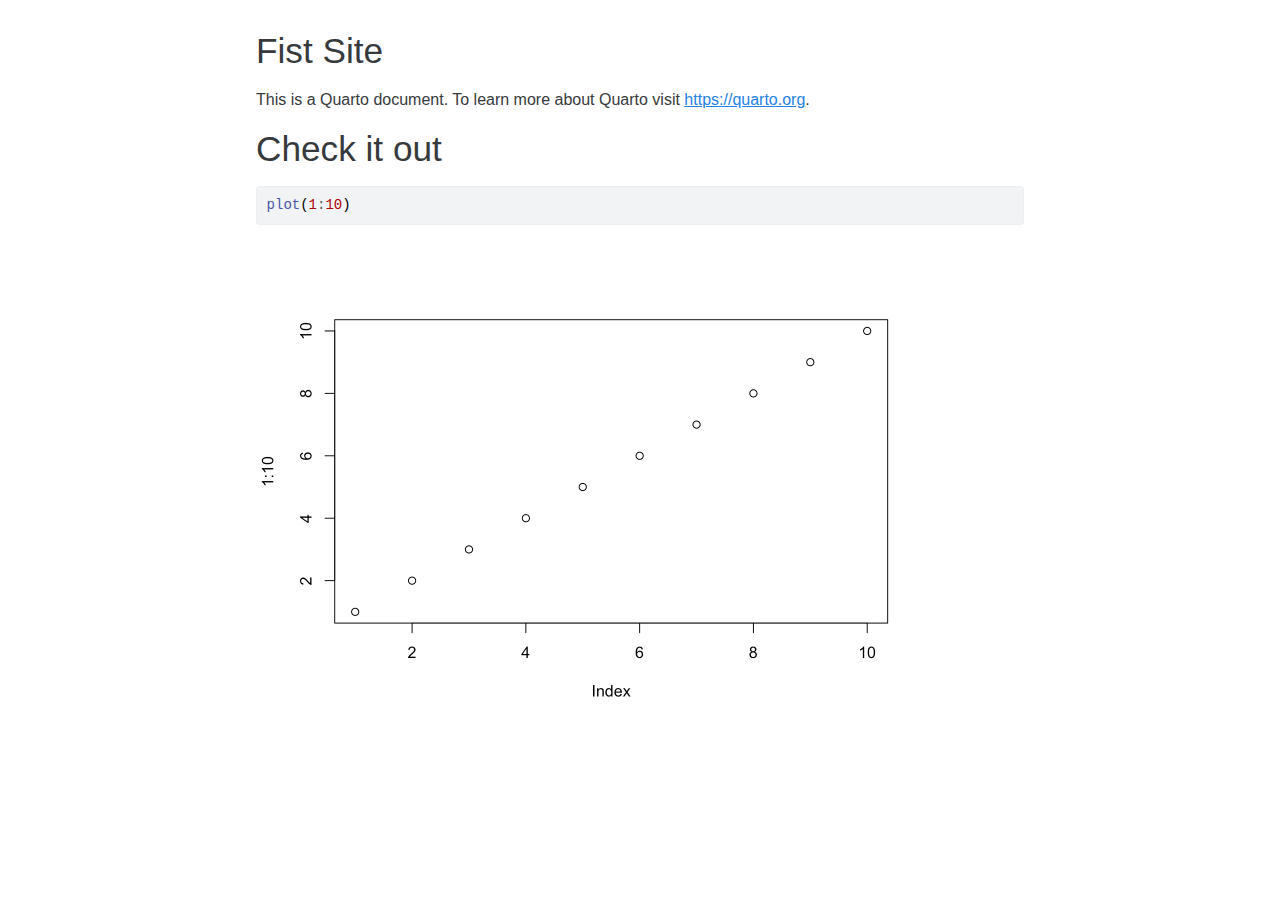
<file: docs/index.html>
<html xmlns="http://www.w3.org/1999/xhtml">    
  <head>      
    <title>Redirect to NewRepo.html</title>      
    <meta http-equiv="refresh" content="0;URL='NewRepo.html'" />    
  </head>    
  <body> 
  </body>  
</html>
</file>
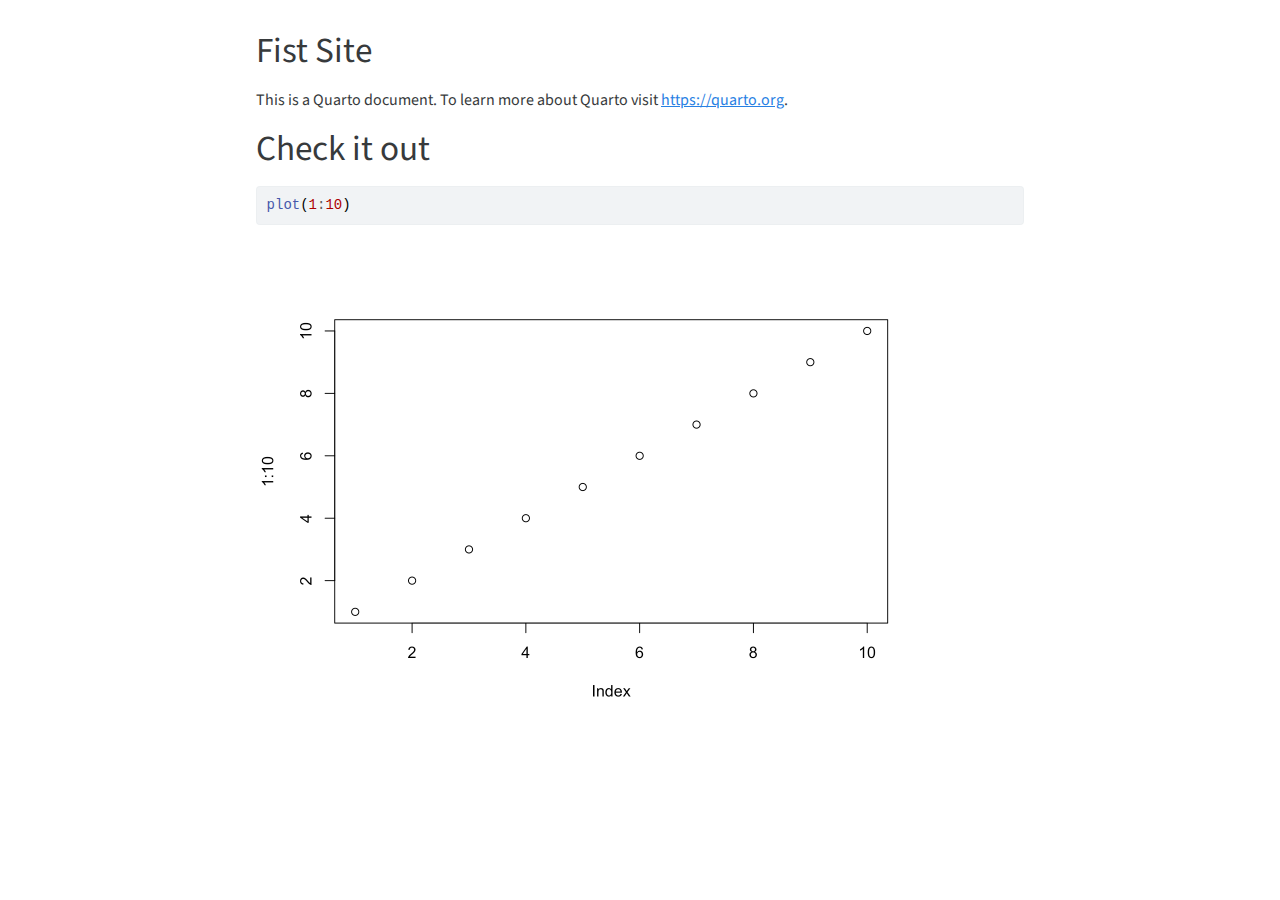
<file: docs/NewRepo.html>
<!DOCTYPE html>
<html xmlns="http://www.w3.org/1999/xhtml" lang="" xml:lang=""><head>
  <meta charset="utf-8">
  <meta name="generator" content="quarto-0.2.289">
  <meta name="viewport" content="width=device-width, initial-scale=1.0, user-scalable=yes">
  <title>Fist Site</title>
  <style>
    code{white-space: pre-wrap;}
    span.smallcaps{font-variant: small-caps;}
    span.underline{text-decoration: underline;}
    div.column{display: inline-block; vertical-align: top; width: 50%;}
    div.hanging-indent{margin-left: 1.5em; text-indent: -1.5em;}
    ul.task-list{list-style: none;}
    pre > code.sourceCode { white-space: pre; position: relative; }
    pre > code.sourceCode > span { display: inline-block; line-height: 1.25; }
    pre > code.sourceCode > span:empty { height: 1.2em; }
    .sourceCode { overflow: visible; }
    code.sourceCode > span { color: inherit; text-decoration: inherit; }
    div.sourceCode { margin: 1em 0; }
    pre.sourceCode { margin: 0; }
    @media screen {
    div.sourceCode { overflow: auto; }
    }
    @media print {
    pre > code.sourceCode { white-space: pre-wrap; }
    pre > code.sourceCode > span { text-indent: -5em; padding-left: 5em; }
    }
    pre.numberSource code
      { counter-reset: source-line 0; }
    pre.numberSource code > span
      { position: relative; left: -4em; counter-increment: source-line; }
    pre.numberSource code > span > a:first-child::before
      { content: counter(source-line);
        position: relative; left: -1em; text-align: right; vertical-align: baseline;
        border: none; display: inline-block;
        -webkit-touch-callout: none; -webkit-user-select: none;
        -khtml-user-select: none; -moz-user-select: none;
        -ms-user-select: none; user-select: none;
        padding: 0 4px; width: 4em;
        color: #aaaaaa;
      }
    pre.numberSource { margin-left: 3em; border-left: 1px solid #aaaaaa;  padding-left: 4px; }
    div.sourceCode
      {   }
    @media screen {
    pre > code.sourceCode > span > a:first-child::before { text-decoration: underline; }
    }
    code span.al { color: #ff0000; font-weight: bold; } /* Alert */
    code span.an { color: #60a0b0; font-weight: bold; font-style: italic; } /* Annotation */
    code span.at { color: #7d9029; } /* Attribute */
    code span.bn { color: #40a070; } /* BaseN */
    code span.bu { } /* BuiltIn */
    code span.cf { color: #007020; font-weight: bold; } /* ControlFlow */
    code span.ch { color: #4070a0; } /* Char */
    code span.cn { color: #880000; } /* Constant */
    code span.co { color: #60a0b0; font-style: italic; } /* Comment */
    code span.cv { color: #60a0b0; font-weight: bold; font-style: italic; } /* CommentVar */
    code span.do { color: #ba2121; font-style: italic; } /* Documentation */
    code span.dt { color: #902000; } /* DataType */
    code span.dv { color: #40a070; } /* DecVal */
    code span.er { color: #ff0000; font-weight: bold; } /* Error */
    code span.ex { } /* Extension */
    code span.fl { color: #40a070; } /* Float */
    code span.fu { color: #06287e; } /* Function */
    code span.im { } /* Import */
    code span.in { color: #60a0b0; font-weight: bold; font-style: italic; } /* Information */
    code span.kw { color: #007020; font-weight: bold; } /* Keyword */
    code span.op { color: #666666; } /* Operator */
    code span.ot { color: #007020; } /* Other */
    code span.pp { color: #bc7a00; } /* Preprocessor */
    code span.sc { color: #4070a0; } /* SpecialChar */
    code span.ss { color: #bb6688; } /* SpecialString */
    code span.st { color: #4070a0; } /* String */
    code span.va { color: #19177c; } /* Variable */
    code span.vs { color: #4070a0; } /* VerbatimString */
    code span.wa { color: #60a0b0; font-weight: bold; font-style: italic; } /* Warning */
  </style>

  <!--[if lt IE 9]>
    <script src="//cdnjs.cloudflare.com/ajax/libs/html5shiv/3.7.3/html5shiv-printshiv.min.js"></script>
  <![endif]-->
  <script src="site_libs/quarto-nav/quarto-nav.js"></script>
  <script src="site_libs/clipboard/clipboard.min.js"></script>
  <meta name="quarto:offset" content="./">
  <script src="site_libs/quarto-search/autocomplete.umd.js"></script>
  <script src="site_libs/quarto-search/fuse.min.js"></script>
  <script src="site_libs/quarto-search/quarto-search.js"></script>
  <script src="site_libs/quarto-html/quarto.js"></script>
  <script src="site_libs/quarto-html/popper.min.js"></script>
  <script src="site_libs/quarto-html/tippy.umd.min.js"></script>
  <script src="site_libs/quarto-html/anchor.min.js"></script>
  <link href="site_libs/quarto-html/tippy.css" rel="stylesheet">
  <link href="site_libs/quarto-html/quarto-syntax-highlighting.css" rel="stylesheet">
  <script src="site_libs/bootstrap/bootstrap.min.js"></script>
  <link href="site_libs/bootstrap/bootstrap-icons.css" rel="stylesheet">
  <link href="site_libs/bootstrap/bootstrap.min.css" rel="stylesheet">
  <script id="quarto-search-options" type="application/json">{
    "location": "sidebar",
    "copy-button": false,
    "collapse-after": 2,
    "panel-placement": "start",
    "type": "textbox",
    "limit": 20,
    "language": {
      "search-no-results-text": "No results",
      "search-matching-documents-text": "matching documents",
      "search-copy-link-title": "Copy link to search",
      "search-hide-matches-text": "Hide additional matches",
      "search-more-match-text": "more match in this document",
      "search-more-matches-text": "more matches in this document",
      "search-clear-button-title": "Clear",
      "search-detached-cancel-button-title": "Cancel",
      "search-submit-button-title": "Submit"
    }
  }</script>
</head>
<body class="fullcontent">
<div id="quarto-search-results"></div>
<!-- content -->
<div id="quarto-content" class="quarto-container page-columns page-rows-contents page-layout-article">
<!-- sidebar -->
<!-- toc -->
<!-- main -->
<main class="content">
<header id="title-block-header">
<h1 class="title display-7">Fist Site</h1>
</header>
<p>This is a Quarto document. To learn more about Quarto visit <a href="https://quarto.org" class="uri">https://quarto.org</a>.</p>
<section id="check-it-out" class="level1">
<h1>Check it out</h1>
<div class="cell">
<div class="sourceCode" id="cb1"><pre class="sourceCode r cell-code code-with-copy"><code class="sourceCode r"><span id="cb1-1"><a href="#cb1-1" aria-hidden="true" tabindex="-1"></a><span class="fu">plot</span>(<span class="dv">1</span><span class="sc">:</span><span class="dv">10</span>)</span></code><button title="Copy to Clipboard" class="code-copy-button"><i class="bi"></i></button></pre></div>
<div class="cell-output-display">
<p><img src="NewRepo_files/figure-html/unnamed-chunk-2-1.png" class="img-fluid" width="672"></p>
</div>
</div>


</section>
<script type="application/javascript">
window.document.addEventListener("DOMContentLoaded", function (event) {
  const icon = "";
  const anchorJS = new window.AnchorJS();
  anchorJS.options = {
    placement: 'right',
    icon: icon
  };
  anchorJS.add('.anchored');
  const clipboard = new window.ClipboardJS('.code-copy-button', {
    target: function(trigger) {
      return trigger.previousElementSibling;
    }
  });
  clipboard.on('success', function(e) {
    // button target
    const button = e.trigger;
    // don't keep focus
    button.blur();
    // flash "checked"
    button.classList.add('code-copy-button-checked');
    setTimeout(function() {
      button.classList.remove('code-copy-button-checked');
    }, 1000);
    // clear code selection
    e.clearSelection();
  });
  function tippyHover(el, contentFn) {
    const config = {
      allowHTML: true,
      content: contentFn,
      maxWidth: 500,
      delay: 100,
      arrow: false,
      appendTo: function(el) {
          return el.parentElement;
      },
      interactive: true,
      interactiveBorder: 10,
      theme: 'quarto',
      placement: 'bottom-start'
    };
    window.tippy(el, config); 
  }
  const noterefs = window.document.querySelectorAll('a[role="doc-noteref"]');
  for (var i=0; i<noterefs.length; i++) {
    const ref = noterefs[i];
    tippyHover(ref, function() {
      let href = ref.getAttribute('href');
      try { href = new URL(href).hash; } catch {}
      const id = href.replace(/^#\/?/, "");
      const note = window.document.getElementById(id);
      return note.innerHTML;
    });
  }
  var bibliorefs = window.document.querySelectorAll('a[role="doc-biblioref"]');
  for (var i=0; i<bibliorefs.length; i++) {
    const ref = bibliorefs[i];
    const cites = ref.parentNode.getAttribute('data-cites').split(' ');
    tippyHover(ref, function() {
      var popup = window.document.createElement('div');
      cites.forEach(function(cite) {
        var citeDiv = window.document.createElement('div');
        citeDiv.classList.add('hanging-indent');
        citeDiv.classList.add('csl-entry');
        var biblioDiv = window.document.getElementById('ref-' + cite);
        if (biblioDiv) {
          citeDiv.innerHTML = biblioDiv.innerHTML;
        }
        popup.appendChild(citeDiv);
      });
      return popup.innerHTML;
    });
  }
});
</script>
</main> <!-- /main -->
<nav class="page-navigation">
  <div class="nav-page nav-page-previous">
  </div>
  <div class="nav-page nav-page-next">
  </div>
</nav>
</div> <!-- /content -->


</body></html>
</file>
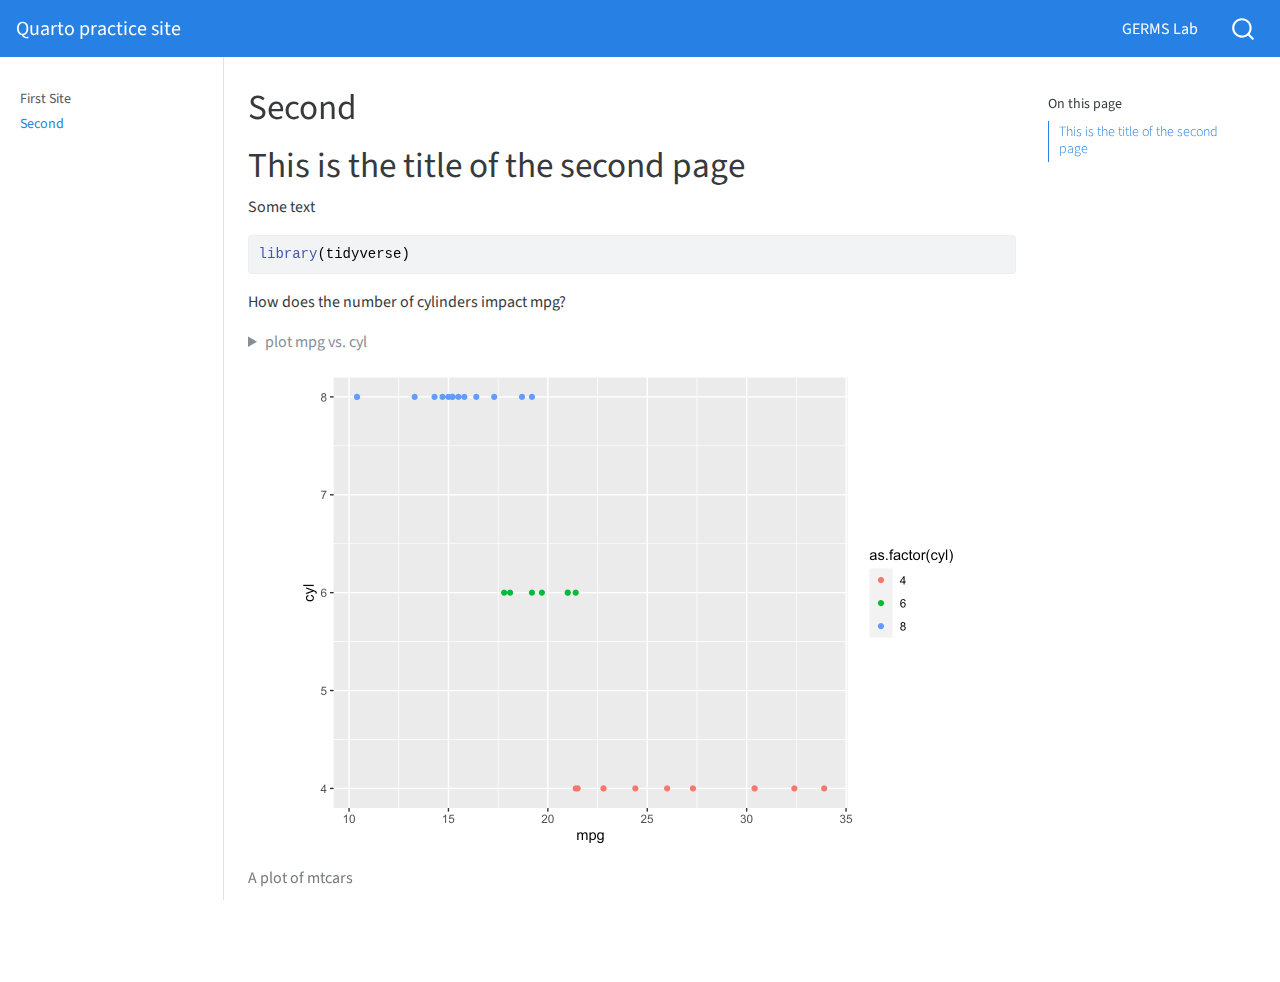
<file: docs/Second.html>
<!DOCTYPE html>
<html xmlns="http://www.w3.org/1999/xhtml" lang="" xml:lang=""><head>
  <meta charset="utf-8">
  <meta name="generator" content="quarto-0.2.289">
  <meta name="viewport" content="width=device-width, initial-scale=1.0, user-scalable=yes">
  <title>Second</title>
  <style>
    code{white-space: pre-wrap;}
    span.smallcaps{font-variant: small-caps;}
    span.underline{text-decoration: underline;}
    div.column{display: inline-block; vertical-align: top; width: 50%;}
    div.hanging-indent{margin-left: 1.5em; text-indent: -1.5em;}
    ul.task-list{list-style: none;}
    pre > code.sourceCode { white-space: pre; position: relative; }
    pre > code.sourceCode > span { display: inline-block; line-height: 1.25; }
    pre > code.sourceCode > span:empty { height: 1.2em; }
    .sourceCode { overflow: visible; }
    code.sourceCode > span { color: inherit; text-decoration: inherit; }
    div.sourceCode { margin: 1em 0; }
    pre.sourceCode { margin: 0; }
    @media screen {
    div.sourceCode { overflow: auto; }
    }
    @media print {
    pre > code.sourceCode { white-space: pre-wrap; }
    pre > code.sourceCode > span { text-indent: -5em; padding-left: 5em; }
    }
    pre.numberSource code
      { counter-reset: source-line 0; }
    pre.numberSource code > span
      { position: relative; left: -4em; counter-increment: source-line; }
    pre.numberSource code > span > a:first-child::before
      { content: counter(source-line);
        position: relative; left: -1em; text-align: right; vertical-align: baseline;
        border: none; display: inline-block;
        -webkit-touch-callout: none; -webkit-user-select: none;
        -khtml-user-select: none; -moz-user-select: none;
        -ms-user-select: none; user-select: none;
        padding: 0 4px; width: 4em;
        color: #aaaaaa;
      }
    pre.numberSource { margin-left: 3em; border-left: 1px solid #aaaaaa;  padding-left: 4px; }
    div.sourceCode
      {   }
    @media screen {
    pre > code.sourceCode > span > a:first-child::before { text-decoration: underline; }
    }
    code span.al { color: #ff0000; font-weight: bold; } /* Alert */
    code span.an { color: #60a0b0; font-weight: bold; font-style: italic; } /* Annotation */
    code span.at { color: #7d9029; } /* Attribute */
    code span.bn { color: #40a070; } /* BaseN */
    code span.bu { } /* BuiltIn */
    code span.cf { color: #007020; font-weight: bold; } /* ControlFlow */
    code span.ch { color: #4070a0; } /* Char */
    code span.cn { color: #880000; } /* Constant */
    code span.co { color: #60a0b0; font-style: italic; } /* Comment */
    code span.cv { color: #60a0b0; font-weight: bold; font-style: italic; } /* CommentVar */
    code span.do { color: #ba2121; font-style: italic; } /* Documentation */
    code span.dt { color: #902000; } /* DataType */
    code span.dv { color: #40a070; } /* DecVal */
    code span.er { color: #ff0000; font-weight: bold; } /* Error */
    code span.ex { } /* Extension */
    code span.fl { color: #40a070; } /* Float */
    code span.fu { color: #06287e; } /* Function */
    code span.im { } /* Import */
    code span.in { color: #60a0b0; font-weight: bold; font-style: italic; } /* Information */
    code span.kw { color: #007020; font-weight: bold; } /* Keyword */
    code span.op { color: #666666; } /* Operator */
    code span.ot { color: #007020; } /* Other */
    code span.pp { color: #bc7a00; } /* Preprocessor */
    code span.sc { color: #4070a0; } /* SpecialChar */
    code span.ss { color: #bb6688; } /* SpecialString */
    code span.st { color: #4070a0; } /* String */
    code span.va { color: #19177c; } /* Variable */
    code span.vs { color: #4070a0; } /* VerbatimString */
    code span.wa { color: #60a0b0; font-weight: bold; font-style: italic; } /* Warning */
  </style>

  <!--[if lt IE 9]>
    <script src="//cdnjs.cloudflare.com/ajax/libs/html5shiv/3.7.3/html5shiv-printshiv.min.js"></script>
  <![endif]-->
  <script src="site_libs/quarto-nav/quarto-nav.js"></script>
  <script src="site_libs/quarto-nav/headroom.min.js"></script>
  <script src="site_libs/clipboard/clipboard.min.js"></script>
  <meta name="quarto:offset" content="./">
  <script src="site_libs/quarto-search/autocomplete.umd.js"></script>
  <script src="site_libs/quarto-search/fuse.min.js"></script>
  <script src="site_libs/quarto-search/quarto-search.js"></script>
  <script src="site_libs/quarto-html/quarto.js"></script>
  <script src="site_libs/quarto-html/popper.min.js"></script>
  <script src="site_libs/quarto-html/tippy.umd.min.js"></script>
  <script src="site_libs/quarto-html/anchor.min.js"></script>
  <link href="site_libs/quarto-html/tippy.css" rel="stylesheet">
  <link href="site_libs/quarto-html/quarto-syntax-highlighting.css" rel="stylesheet">
  <script src="site_libs/bootstrap/bootstrap.min.js"></script>
  <link href="site_libs/bootstrap/bootstrap-icons.css" rel="stylesheet">
  <link href="site_libs/bootstrap/bootstrap.min.css" rel="stylesheet">
  <script id="quarto-search-options" type="application/json">{
    "location": "navbar",
    "copy-button": false,
    "collapse-after": 2,
    "panel-placement": "end",
    "type": "overlay",
    "limit": 20,
    "language": {
      "search-no-results-text": "No results",
      "search-matching-documents-text": "matching documents",
      "search-copy-link-title": "Copy link to search",
      "search-hide-matches-text": "Hide additional matches",
      "search-more-match-text": "more match in this document",
      "search-more-matches-text": "more matches in this document",
      "search-clear-button-title": "Clear",
      "search-detached-cancel-button-title": "Cancel",
      "search-submit-button-title": "Submit"
    }
  }</script>
  <link rel="stylesheet" href="styles/styles.scss">
</head>
<body class="docked">
<div id="quarto-search-results"></div>
  <header id="quarto-header" class="headroom fixed-top">
    <nav class="navbar navbar-expand-lg navbar-light ">
      <div class="navbar-container container-fluid">
      <a class="navbar-brand" href="./index.html">
    <span class="navbar-title">Quarto practice site</span>
  </a>
          <button class="navbar-toggler" type="button" data-bs-toggle="collapse" data-bs-target="#navbarCollapse" aria-controls="navbarCollapse" aria-expanded="false" aria-label="Toggle navigation" onclick="if (window.quartoToggleHeadroom) { window.quartoToggleHeadroom(); }">
  <span class="navbar-toggler-icon"></span>
</button>
          <div class="collapse navbar-collapse" id="navbarCollapse">
            <ul class="navbar-nav navbar-nav-scroll ms-auto">
  <li class="nav-item">
    <a class="nav-link" href="http://germslab.org">GERMS Lab</a>
  </li>  
</ul>
              <div id="quarto-search" class="" title="Search"></div>
          </div> <!-- /navcollapse -->
      </div> <!-- /container-fluid -->
    </nav>
  <nav class="quarto-secondary-nav" data-bs-toggle="collapse" data-bs-target="#quarto-sidebar" aria-controls="quarto-sidebar" aria-expanded="false" aria-label="Toggle sidebar navigation" onclick="if (window.quartoToggleHeadroom) { window.quartoToggleHeadroom(); }">
    <div class="container-fluid d-flex justify-content-between">
      <h1 class="quarto-secondary-nav-title">Second</h1>
      <button type="button" class="quarto-btn-toggle btn">
        <i class="bi bi-chevron-right"></i>
      </button>
    </div>
  </nav>
</header>
<!-- content -->
<div id="quarto-content" class="quarto-container page-columns page-rows-contents page-layout-article page-navbar">
<!-- sidebar -->
  <nav id="quarto-sidebar" class="sidebar collapse sidebar-navigation docked overflow-auto">
  <div class="sidebar-menu-container"> 
  <ul class="list-unstyled mt-1">
      <li class="sidebar-item">
  <a href="./NewRepo.html" class="">First Site</a>
</li>
      <li class="sidebar-item">
  <a href="./second.html" class="active">Second</a>
</li>
  </ul>
  </div>
</nav>
<!-- toc -->
    <nav id="TOC" role="doc-toc" class="sidebar sidebar-toc">
<h2 id="toc-title">On this page</h2>
<ul>
<li><a href="#this-is-the-title-of-the-second-page" class="nav-link active" data-scroll-target="#this-is-the-title-of-the-second-page">This is the title of the second page</a></li>
</ul>
</nav>
<!-- main -->
<main class="content">
<header id="title-block-header">
<h1 class="title d-none d-lg-block display-7">Second</h1>
</header>

<section id="this-is-the-title-of-the-second-page" class="level1">
<h1>This is the title of the second page</h1>
<p>Some text</p>
<div class="cell">
<div class="sourceCode" id="cb1"><pre class="sourceCode r cell-code code-with-copy"><code class="sourceCode r"><span id="cb1-1"><a href="#cb1-1" aria-hidden="true" tabindex="-1"></a><span class="fu">library</span>(tidyverse)</span></code><button title="Copy to Clipboard" class="code-copy-button"><i class="bi"></i></button></pre></div>
</div>
<p>How does the number of cylinders impact mpg?</p>
<div class="cell">
<p></p><details>
<summary>plot mpg vs.&nbsp;cyl</summary><p></p>
<div class="sourceCode" id="cb2"><pre class="sourceCode r cell-code code-with-copy"><code class="sourceCode r"><span id="cb2-1"><a href="#cb2-1" aria-hidden="true" tabindex="-1"></a>mtcars <span class="sc">%&gt;%</span></span>
<span id="cb2-2"><a href="#cb2-2" aria-hidden="true" tabindex="-1"></a>  <span class="fu">ggplot</span>(<span class="fu">aes</span>(mpg, cyl)) <span class="sc">+</span></span>
<span id="cb2-3"><a href="#cb2-3" aria-hidden="true" tabindex="-1"></a>    <span class="fu">geom_point</span>(<span class="fu">aes</span>(<span class="at">color =</span> <span class="fu">as.factor</span>(cyl)))</span></code><button title="Copy to Clipboard" class="code-copy-button"><i class="bi"></i></button></pre></div>
</details>
<div class="cell-output-display">
<div class="quarto-figure quarto-figure-center">
<figure class="figure">
<p><img src="Second_files/figure-html/unnamed-chunk-4-1.png" class="img-fluid figure-img" alt="A scatter plot of mpg vs. cyl" width="672"></p>
<p></p><figcaption aria-hidden="true" class="figure-caption">A plot of mtcars</figcaption><p></p>
</figure>
</div>
</div>
</div>


</section>
<script type="application/javascript">
window.document.addEventListener("DOMContentLoaded", function (event) {
  const icon = "";
  const anchorJS = new window.AnchorJS();
  anchorJS.options = {
    placement: 'right',
    icon: icon
  };
  anchorJS.add('.anchored');
  const clipboard = new window.ClipboardJS('.code-copy-button', {
    target: function(trigger) {
      return trigger.previousElementSibling;
    }
  });
  clipboard.on('success', function(e) {
    // button target
    const button = e.trigger;
    // don't keep focus
    button.blur();
    // flash "checked"
    button.classList.add('code-copy-button-checked');
    setTimeout(function() {
      button.classList.remove('code-copy-button-checked');
    }, 1000);
    // clear code selection
    e.clearSelection();
  });
  function tippyHover(el, contentFn) {
    const config = {
      allowHTML: true,
      content: contentFn,
      maxWidth: 500,
      delay: 100,
      arrow: false,
      appendTo: function(el) {
          return el.parentElement;
      },
      interactive: true,
      interactiveBorder: 10,
      theme: 'quarto',
      placement: 'bottom-start'
    };
    window.tippy(el, config); 
  }
  const noterefs = window.document.querySelectorAll('a[role="doc-noteref"]');
  for (var i=0; i<noterefs.length; i++) {
    const ref = noterefs[i];
    tippyHover(ref, function() {
      let href = ref.getAttribute('href');
      try { href = new URL(href).hash; } catch {}
      const id = href.replace(/^#\/?/, "");
      const note = window.document.getElementById(id);
      return note.innerHTML;
    });
  }
  var bibliorefs = window.document.querySelectorAll('a[role="doc-biblioref"]');
  for (var i=0; i<bibliorefs.length; i++) {
    const ref = bibliorefs[i];
    const cites = ref.parentNode.getAttribute('data-cites').split(' ');
    tippyHover(ref, function() {
      var popup = window.document.createElement('div');
      cites.forEach(function(cite) {
        var citeDiv = window.document.createElement('div');
        citeDiv.classList.add('hanging-indent');
        citeDiv.classList.add('csl-entry');
        var biblioDiv = window.document.getElementById('ref-' + cite);
        if (biblioDiv) {
          citeDiv.innerHTML = biblioDiv.innerHTML;
        }
        popup.appendChild(citeDiv);
      });
      return popup.innerHTML;
    });
  }
});
</script>
</main> <!-- /main -->
<nav class="page-navigation">
  <div class="nav-page nav-page-previous">
  </div>
  <div class="nav-page nav-page-next">
  </div>
</nav>
</div> <!-- /content -->


</body></html>
</file>
<file: docs/site_libs/quarto-html/tippy.css>
.tippy-box[data-animation=fade][data-state=hidden]{opacity:0}[data-tippy-root]{max-width:calc(100vw - 10px)}.tippy-box{position:relative;background-color:#333;color:#fff;border-radius:4px;font-size:14px;line-height:1.4;outline:0;transition-property:transform,visibility,opacity}.tippy-box[data-placement^=top]>.tippy-arrow{bottom:0}.tippy-box[data-placement^=top]>.tippy-arrow:before{bottom:-7px;left:0;border-width:8px 8px 0;border-top-color:initial;transform-origin:center top}.tippy-box[data-placement^=bottom]>.tippy-arrow{top:0}.tippy-box[data-placement^=bottom]>.tippy-arrow:before{top:-7px;left:0;border-width:0 8px 8px;border-bottom-color:initial;transform-origin:center bottom}.tippy-box[data-placement^=left]>.tippy-arrow{right:0}.tippy-box[data-placement^=left]>.tippy-arrow:before{border-width:8px 0 8px 8px;border-left-color:initial;right:-7px;transform-origin:center left}.tippy-box[data-placement^=right]>.tippy-arrow{left:0}.tippy-box[data-placement^=right]>.tippy-arrow:before{left:-7px;border-width:8px 8px 8px 0;border-right-color:initial;transform-origin:center right}.tippy-box[data-inertia][data-state=visible]{transition-timing-function:cubic-bezier(.54,1.5,.38,1.11)}.tippy-arrow{width:16px;height:16px;color:#333}.tippy-arrow:before{content:"";position:absolute;border-color:transparent;border-style:solid}.tippy-content{position:relative;padding:5px 9px;z-index:1}
</file>
<file: docs/site_libs/quarto-html/quarto-syntax-highlighting.css>
/* quarto syntax highlight colors */
:root {
  --quarto-hl-ot-color: #007BA5;
  --quarto-hl-at-color: inherit;
  --quarto-hl-ss-color: #20794D;
  --quarto-hl-an-color: #5E5E5E;
  --quarto-hl-fu-color: #4758AB;
  --quarto-hl-st-color: #20794D;
  --quarto-hl-cf-color: #007BA5;
  --quarto-hl-op-color: #5E5E5E;
  --quarto-hl-er-color: #AD0000;
  --quarto-hl-bn-color: #AD0000;
  --quarto-hl-al-color: #AD0000;
  --quarto-hl-va-color: #111111;
  --quarto-hl-bu-color: inherit;
  --quarto-hl-ex-color: inherit;
  --quarto-hl-pp-color: #AD0000;
  --quarto-hl-in-color: #5E5E5E;
  --quarto-hl-vs-color: #20794D;
  --quarto-hl-wa-color: #5E5E5E;
  --quarto-hl-do-color: #5E5E5E;
  --quarto-hl-im-color: inherit;
  --quarto-hl-ch-color: #20794D;
  --quarto-hl-dt-color: #AD0000;
  --quarto-hl-fl-color: #AD0000;
  --quarto-hl-co-color: #5E5E5E;
  --quarto-hl-cv-color: #5E5E5E;
  --quarto-hl-cn-color: #8f5902;
  --quarto-hl-sc-color: #5E5E5E;
  --quarto-hl-dv-color: #AD0000;
  --quarto-hl-kw-color: #007BA5;
}

/* other quarto variables */
:root {
  --quarto-font-monospace: SFMono-Regular, Menlo, Monaco, Consolas, "Liberation Mono", "Courier New", monospace;
}

code span {
  color: #007BA5;
}

div.sourceCode {
  color: #007BA5;
}

code span.ot {
  color: #007BA5;
}

code span.ss {
  color: #20794D;
}

code span.an {
  color: #5E5E5E;
}

code span.fu {
  color: #4758AB;
}

code span.st {
  color: #20794D;
}

code span.cf {
  color: #007BA5;
}

code span.op {
  color: #5E5E5E;
}

code span.er {
  color: #AD0000;
}

code span.bn {
  color: #AD0000;
}

code span.al {
  color: #AD0000;
}

code span.va {
  color: #111111;
}

code span.pp {
  color: #AD0000;
}

code span.in {
  color: #5E5E5E;
}

code span.vs {
  color: #20794D;
}

code span.wa {
  color: #5E5E5E;
  font-style: italic;
}

code span.do {
  color: #5E5E5E;
  font-style: italic;
}

code span.ch {
  color: #20794D;
}

code span.dt {
  color: #AD0000;
}

code span.fl {
  color: #AD0000;
}

code span.co {
  color: #5E5E5E;
}

code span.cv {
  color: #5E5E5E;
  font-style: italic;
}

code span.cn {
  color: #8f5902;
}

code span.sc {
  color: #5E5E5E;
}

code span.dv {
  color: #AD0000;
}

code span.kw {
  color: #007BA5;
}
</file>
